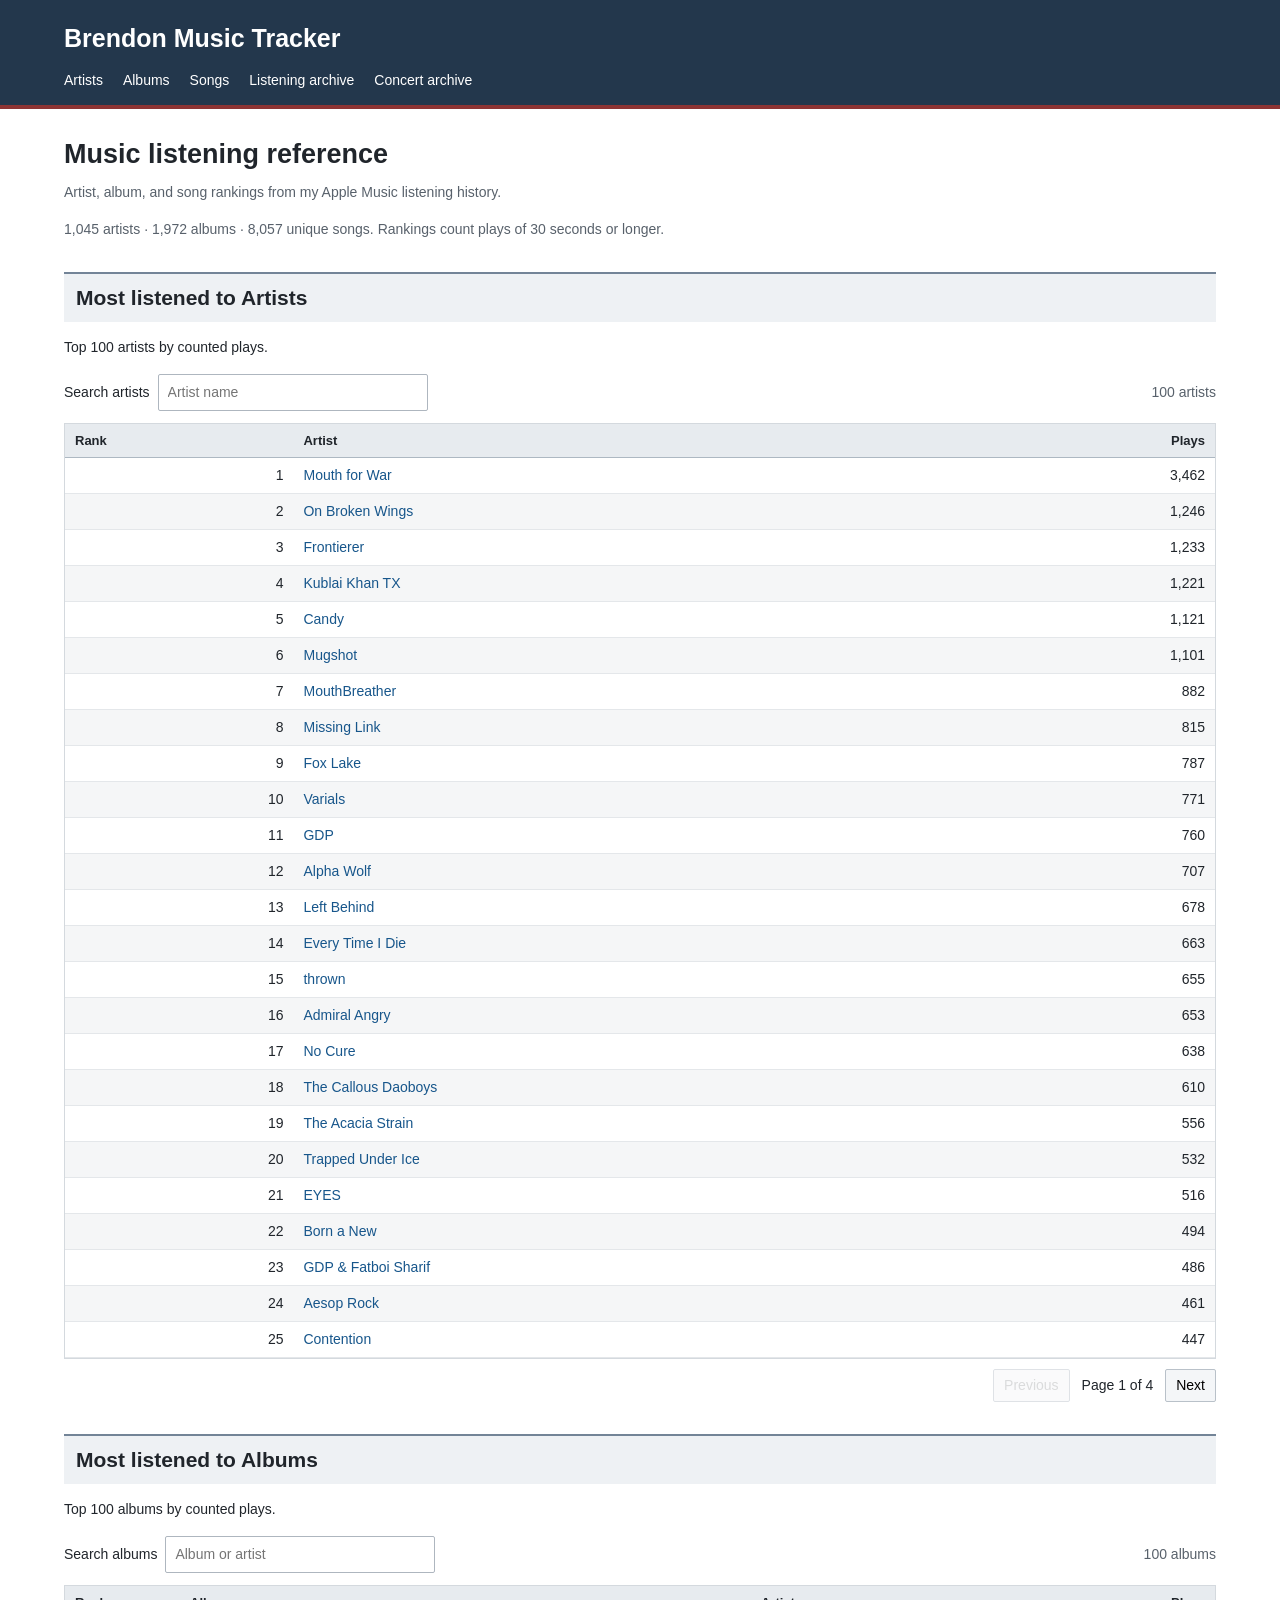
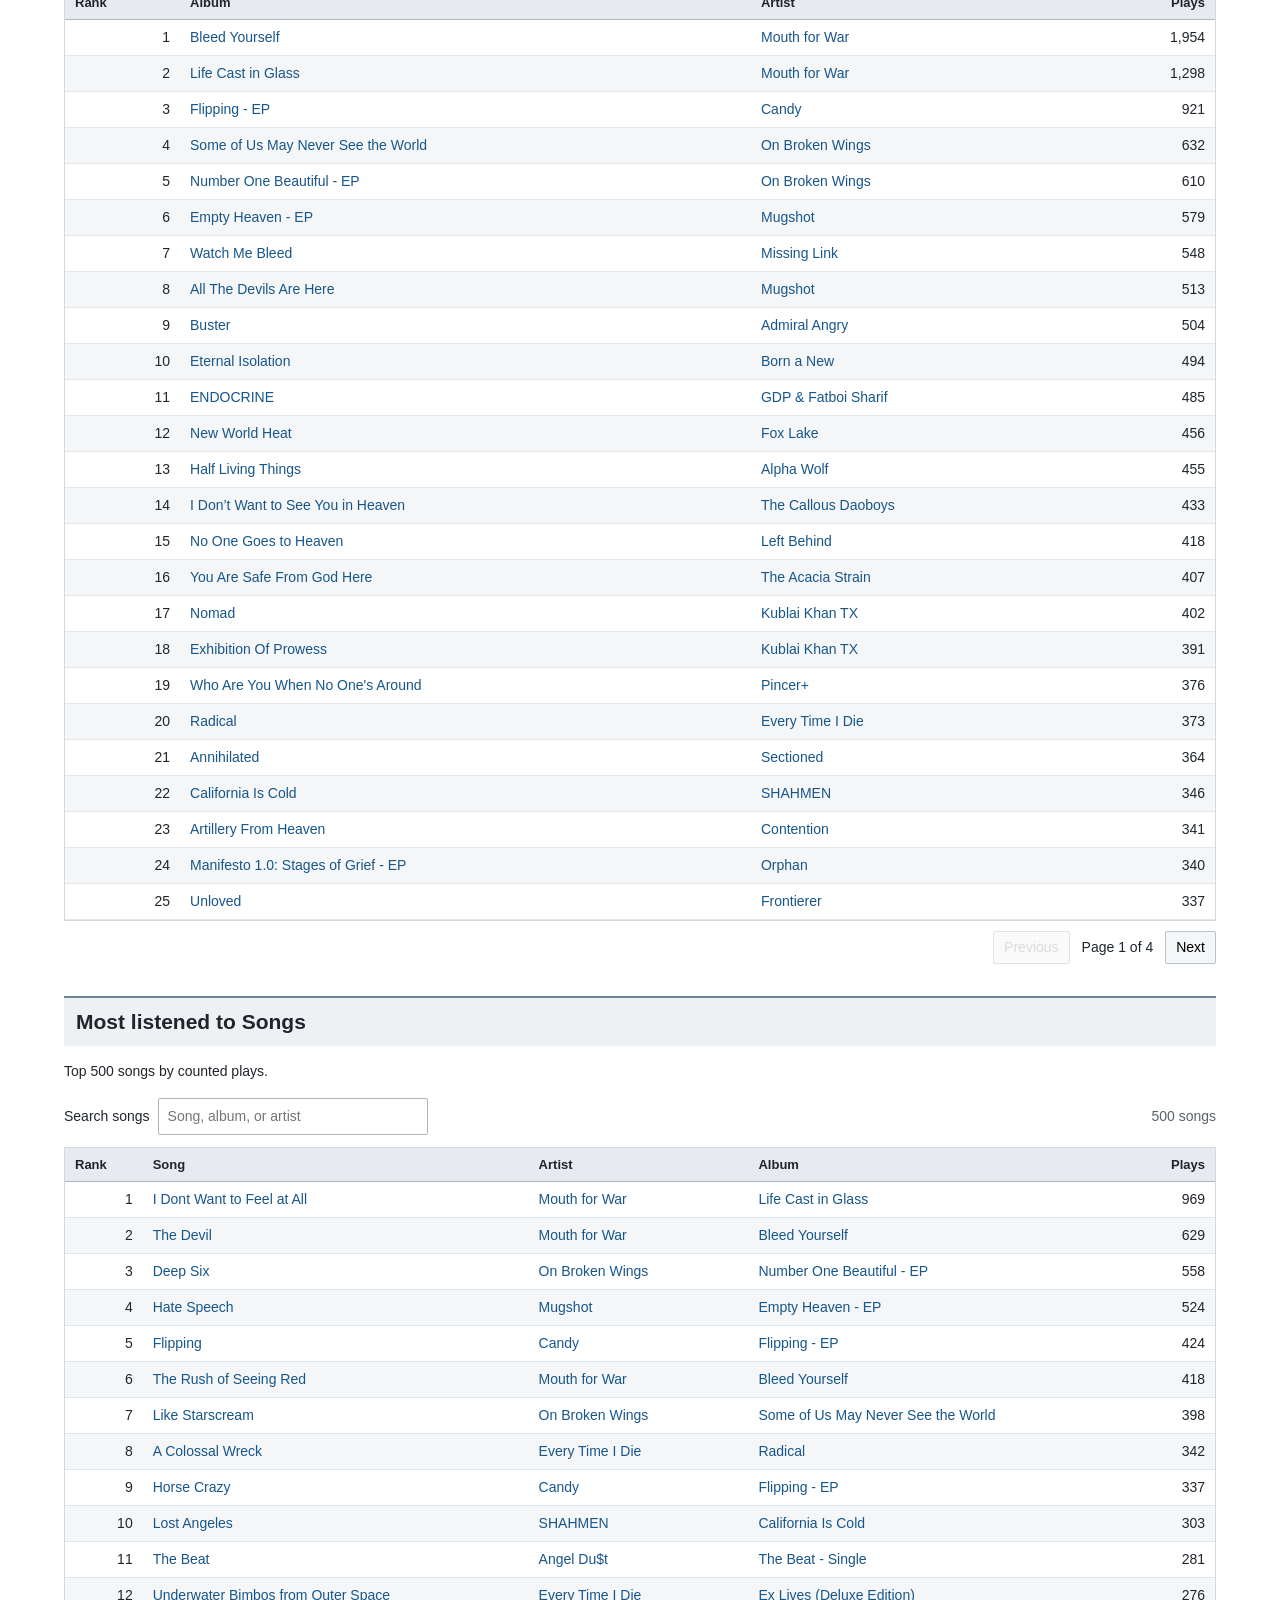
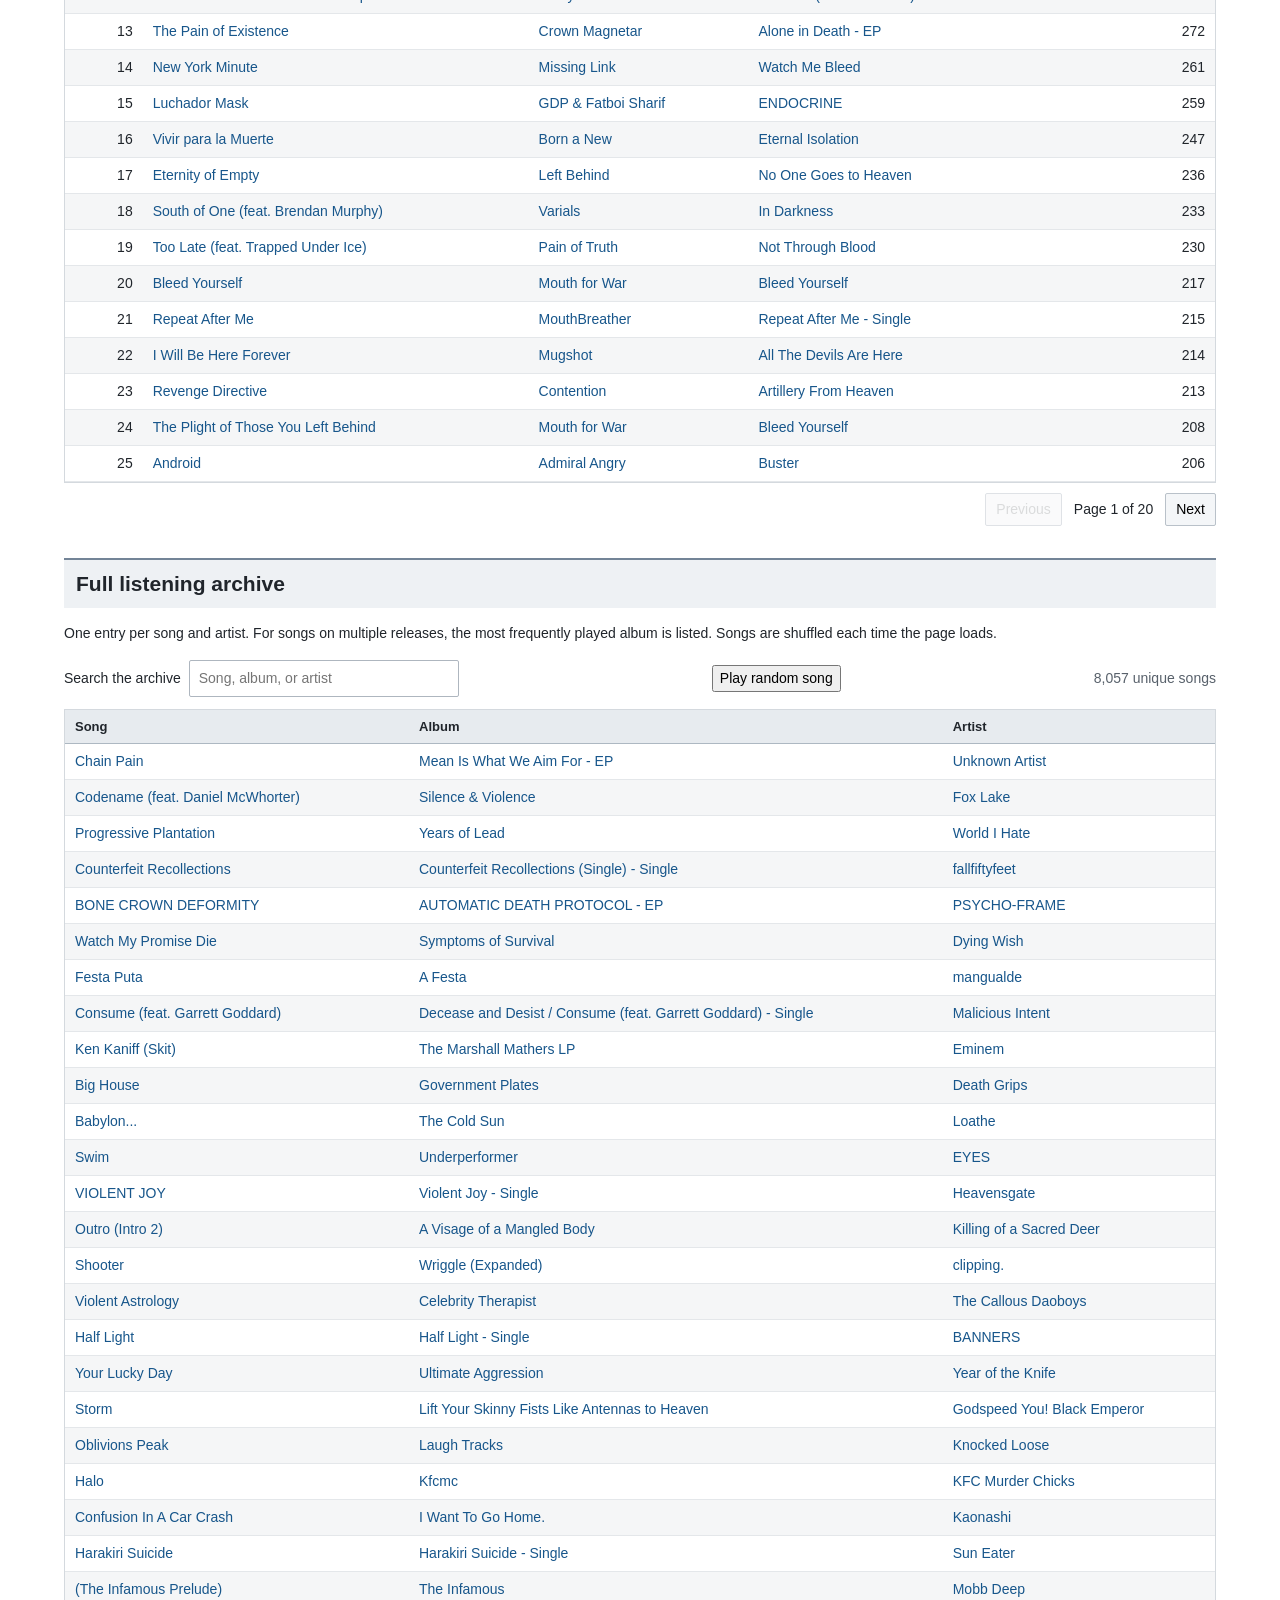
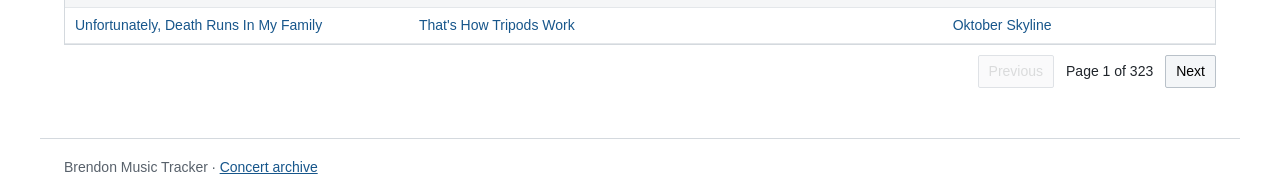
<file: index.html>
<!doctype html>
<html lang="en"><head><meta charset="utf-8"><meta name="viewport" content="width=device-width,initial-scale=1"><title>Brendon Music Tracker</title><meta name="description" content="Music listening statistics, artist and album reference, and a searchable song archive."><link rel="stylesheet" href="styles.css"></head><body>
<header><div class="header-inner"><a class="brand" href="./">Brendon Music Tracker</a><nav aria-label="Main navigation"><a href="#artists">Artists</a><a href="#albums">Albums</a><a href="#songs">Songs</a><a href="#archive">Listening archive</a><a href="concerts/">Concert archive</a></nav></div></header>
<main><h1>Music listening reference</h1><p class="intro">Artist, album, and song rankings from my Apple Music listening history.</p><p id="summary" class="summary"></p>
<section id="artists"><h2>Most listened to Artists</h2><p>Top 100 artists by counted plays.</p><div class="tools"><label>Search artists <input id="artistsSearch" type="search" placeholder="Artist name"></label><span id="artistsCount"></span></div><div class="table-wrap"><table><thead><tr><th>Rank</th><th><button data-table="artists" data-sort="artist">Artist</button></th><th class="number"><button data-table="artists" data-sort="plays">Plays</button></th></tr></thead><tbody id="artistsRows"></tbody></table></div><div class="pager" id="artistsPager"></div></section>
<section id="albums"><h2>Most listened to Albums</h2><p>Top 100 albums by counted plays.</p><div class="tools"><label>Search albums <input id="albumsSearch" type="search" placeholder="Album or artist"></label><span id="albumsCount"></span></div><div class="table-wrap"><table><thead><tr><th>Rank</th><th><button data-table="albums" data-sort="album">Album</button></th><th><button data-table="albums" data-sort="artist">Artist</button></th><th class="number"><button data-table="albums" data-sort="plays">Plays</button></th></tr></thead><tbody id="albumsRows"></tbody></table></div><div class="pager" id="albumsPager"></div></section>
<section id="songs"><h2>Most listened to Songs</h2><p>Top 500 songs by counted plays.</p><div class="tools"><label>Search songs <input id="songsSearch" type="search" placeholder="Song, album, or artist"></label><span id="songsCount"></span></div><div class="table-wrap"><table><thead><tr><th>Rank</th><th><button data-table="songs" data-sort="song">Song</button></th><th><button data-table="songs" data-sort="artist">Artist</button></th><th><button data-table="songs" data-sort="album">Album</button></th><th class="number"><button data-table="songs" data-sort="plays">Plays</button></th></tr></thead><tbody id="songsRows"></tbody></table></div><div class="pager" id="songsPager"></div></section>
<section id="archive"><h2>Full listening archive</h2><p>One entry per song and artist. For songs on multiple releases, the most frequently played album is listed. Songs are shuffled each time the page loads.</p><div class="tools"><label>Search the archive <input id="catalogSearch" type="search" placeholder="Song, album, or artist"></label><button id="randomSong" type="button" title="Select a random song and open its listening links">Play random song</button><span id="catalogCount"></span></div><div class="table-wrap"><table><thead><tr><th><button data-table="catalog" data-sort="song">Song</button></th><th><button data-table="catalog" data-sort="album">Album</button></th><th><button data-table="catalog" data-sort="artist">Artist</button></th></tr></thead><tbody id="catalogRows"></tbody></table></div><div class="pager" id="catalogPager"></div></section>
<p id="loadError" role="alert" hidden>Could not load the archive. Refresh the page to try again.</p></main><footer>Brendon Music Tracker · <a href="concerts/">Concert archive</a></footer>
<dialog id="profile"><div class="dialog-top"><span>Music reference</span><button id="closeProfile" aria-label="Close profile">Close ×</button></div><div id="profileContent"></div></dialog><script src="app.js"></script></body></html>
</file>
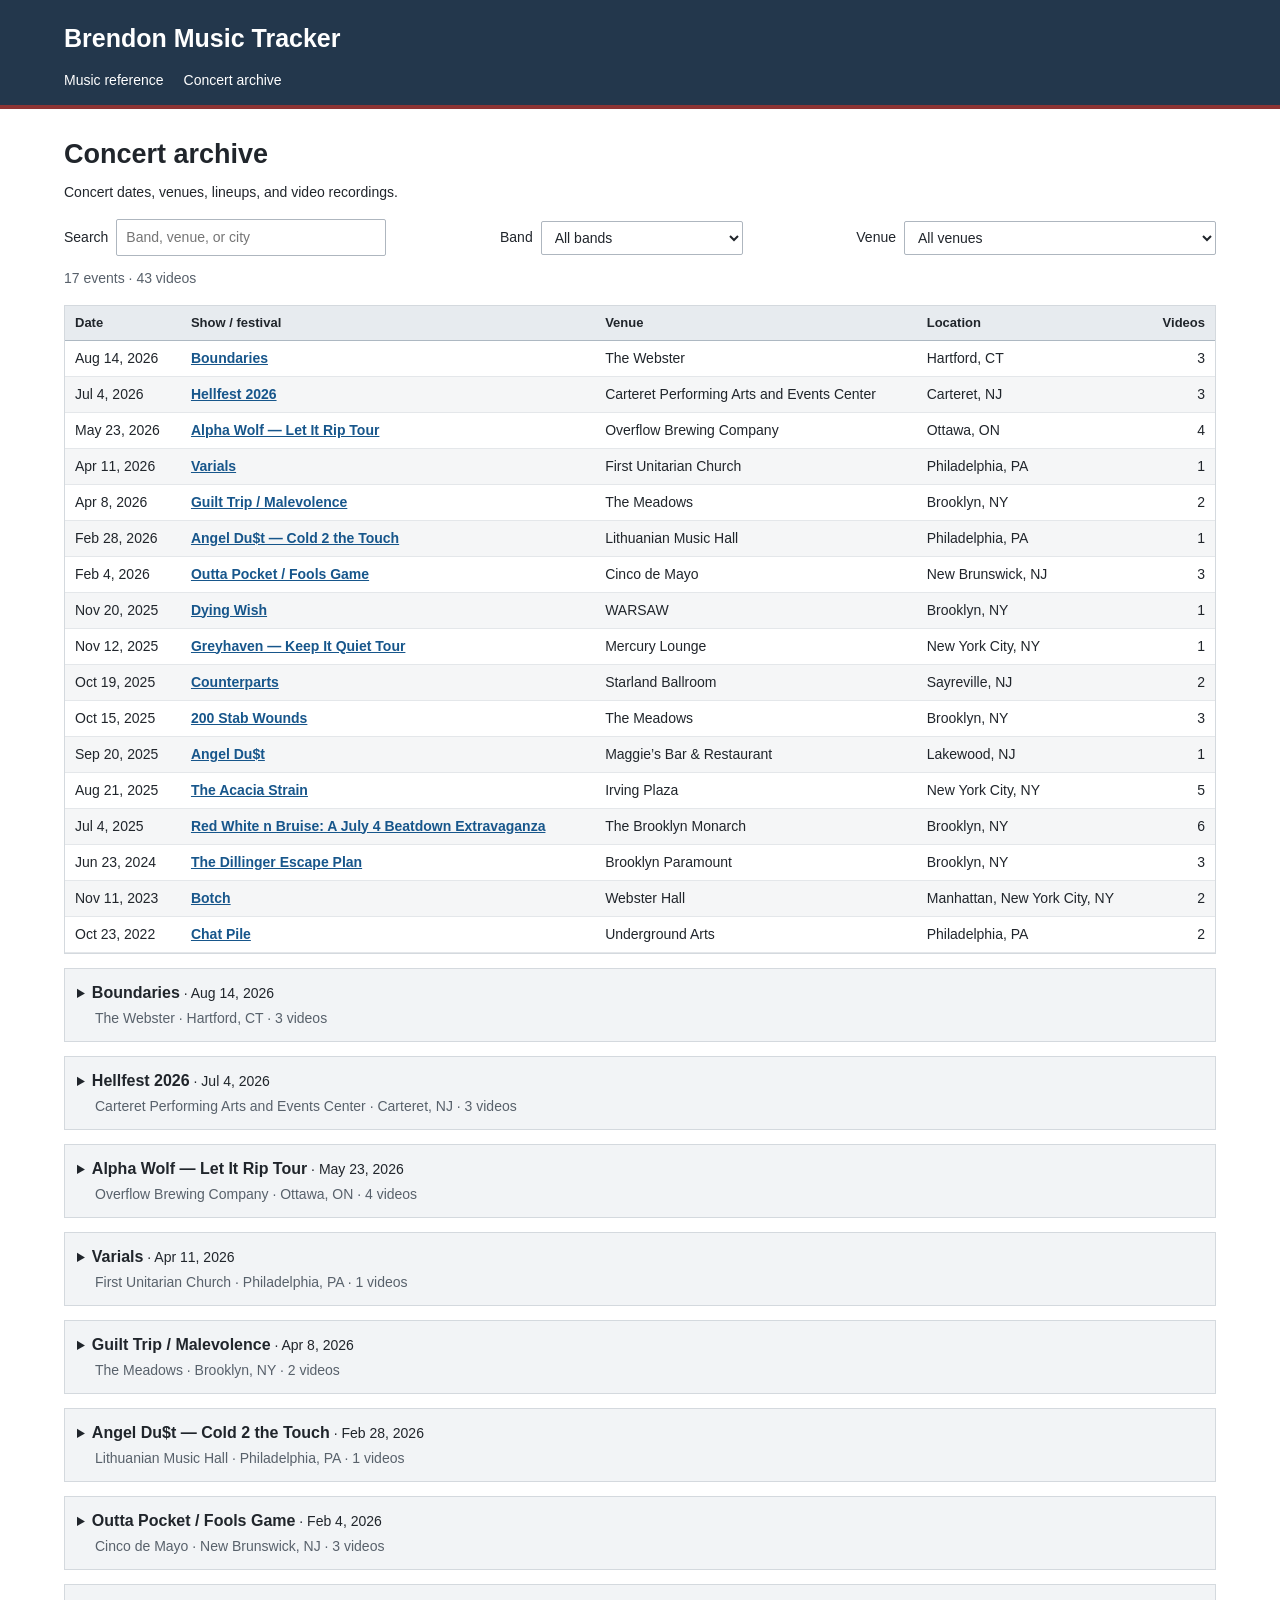
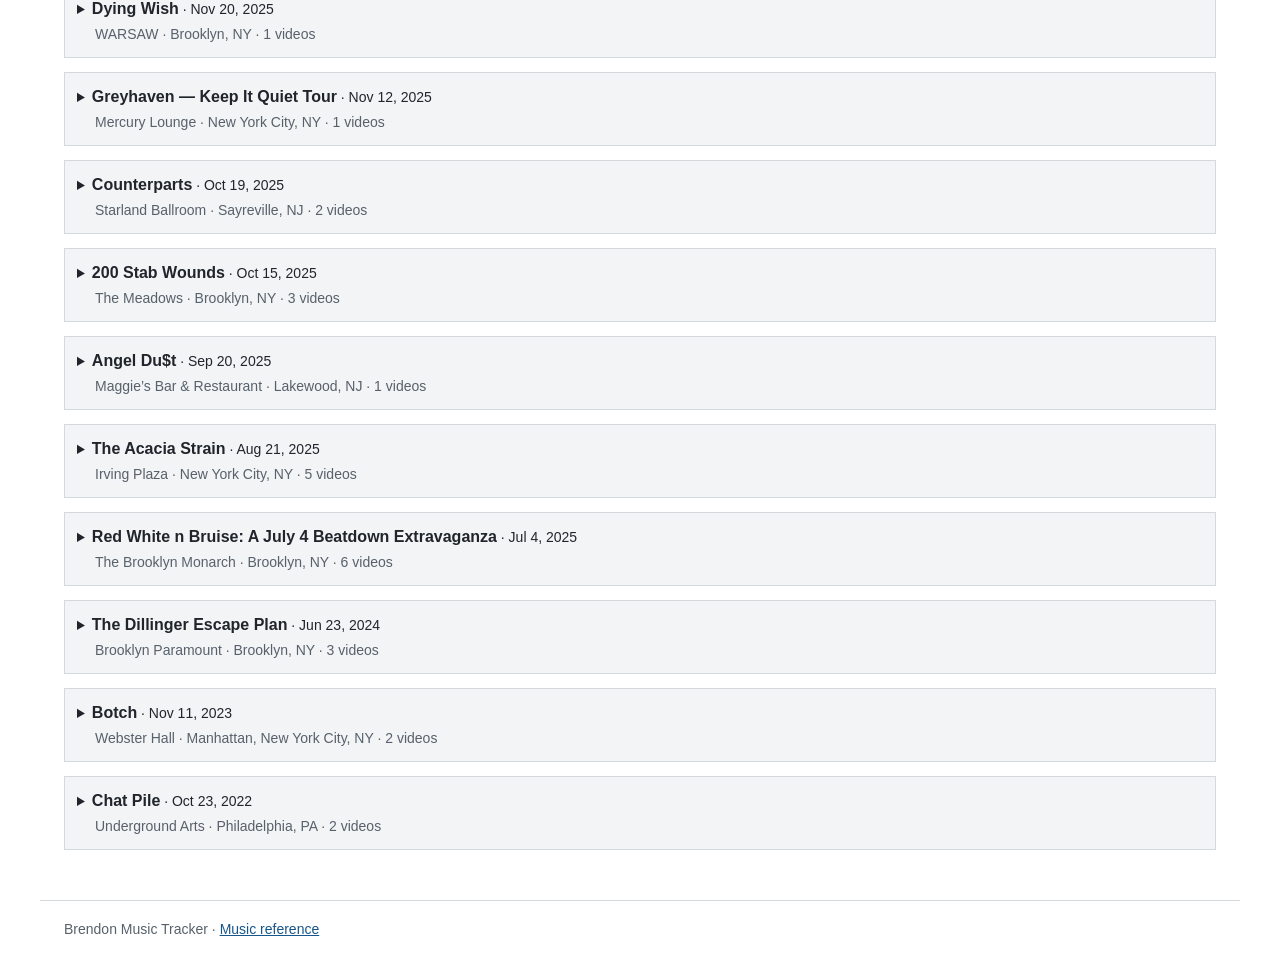
<file: concerts/index.html>
<!doctype html><html lang="en"><head><meta charset="utf-8"><meta name="viewport" content="width=device-width,initial-scale=1"><title>Concert archive — Brendon Music Tracker</title><link rel="stylesheet" href="../styles.css"></head><body><header><div class="header-inner"><a class="brand" href="../">Brendon Music Tracker</a><nav aria-label="Main navigation"><a href="../">Music reference</a><a href="./" aria-current="page">Concert archive</a></nav></div></header><main><h1>Concert archive</h1><p>Concert dates, venues, lineups, and video recordings.</p><div class="tools"><label>Search <input id="search" type="search" placeholder="Band, venue, or city"></label><label>Band <select id="band"><option value="">All bands</option></select></label><label>Venue <select id="venue"><option value="">All venues</option></select></label></div><p id="results" class="summary" aria-live="polite"></p><div class="table-wrap"><table class="event-table"><thead><tr><th>Date</th><th>Show / festival</th><th>Venue</th><th>Location</th><th class="number">Videos</th></tr></thead><tbody id="eventRows"></tbody></table></div><div id="events"></div></main><footer>Brendon Music Tracker · <a href="../">Music reference</a></footer><script id="concert-data" type="application/json">[{"id": "2026-08-14-the-webster", "date": "2026-08-14", "title": "Boundaries", "eventType": "show", "venue": "The Webster", "city": "Hartford", "region": "CT", "lineup": ["Boundaries", "Orthodox", "Slamwich", "Montclair", "Can't Lose", "Quarantined"], "metadataSource": "Brendon \u2014 supplied date, venue, and lineup", "media": [{"id": "clip-Snapchat-551891669", "type": "video", "file": "media/Snapchat-551891669.mp4", "poster": "media/Snapchat-551891669.jpg", "durationSeconds": 77.58}, {"id": "clip-Snapchat-1401195536", "type": "video", "file": "media/Snapchat-1401195536.mp4", "poster": "media/Snapchat-1401195536.jpg", "durationSeconds": 26.47}, {"id": "clip-Snapchat-497828907", "type": "video", "file": "media/Snapchat-497828907.mp4", "poster": "media/Snapchat-497828907.jpg", "durationSeconds": 20.06}]}, {"id": "2026-07-04-hellfest", "date": "2026-07-04", "title": "Hellfest 2026", "eventType": "festival", "venue": "Carteret Performing Arts and Events Center", "city": "Carteret", "region": "NJ", "lineup": [], "media": [{"id": "clip-Snapchat-2130549841", "type": "video", "file": "media/Snapchat-2130549841.mp4", "poster": "media/Snapchat-2130549841.jpg", "durationSeconds": 22.69}, {"id": "clip-Snapchat-1879853787", "type": "video", "file": "media/Snapchat-1879853787.mp4", "poster": "media/Snapchat-1879853787.jpg", "durationSeconds": 19.52}, {"id": "clip-Snapchat-985783480", "type": "video", "file": "media/Snapchat-985783480.mp4", "poster": "media/Snapchat-985783480.jpg", "durationSeconds": 44.98}], "metadataSource": "Brendon \u2014 supplied date, festival name, and location"}, {"id": "2026-05-23-overflow-ottawa", "date": "2026-05-23", "title": "Alpha Wolf \u2014 Let It Rip Tour", "eventType": "show", "venue": "Overflow Brewing Company", "city": "Ottawa", "region": "ON", "country": "Canada", "lineup": ["Alpha Wolf", "Gideon", "Mugshot", "Resolve"], "lineupSource": "https://www.jambase.com/show/alpha-wolf-overflow-brewing-company-20260523", "media": [{"id": "clip-Snapchat-1278115121", "type": "video", "file": "media/Snapchat-1278115121.mp4", "poster": "media/Snapchat-1278115121.jpg", "durationSeconds": 34.21}, {"id": "clip-Snapchat-28642455", "type": "video", "file": "media/Snapchat-28642455.mp4", "poster": "media/Snapchat-28642455.jpg", "durationSeconds": 20.07}, {"id": "clip-Snapchat-1859574949", "type": "video", "file": "media/Snapchat-1859574949.mp4", "poster": "media/Snapchat-1859574949.jpg", "durationSeconds": 74.3}, {"id": "clip-Snapchat-1435218506", "type": "video", "file": "media/Snapchat-1435218506.mp4", "poster": "media/Snapchat-1435218506.jpg", "durationSeconds": 20.73}]}, {"id": "2026-04-11-first-unitarian-church", "date": "2026-04-11", "title": "Varials", "eventType": "show", "venue": "First Unitarian Church", "city": "Philadelphia", "region": "PA", "lineup": ["Varials", "UnityTX", "Boltcutter", "heavy//hitter"], "metadataSource": "Brendon \u2014 supplied date, venue, and lineup", "media": [{"id": "clip-Snapchat-73623320", "type": "video", "file": "media/Snapchat-73623320.mp4", "poster": "media/Snapchat-73623320.jpg", "durationSeconds": 78.14}]}, {"id": "2026-04-08-the-meadows", "date": "2026-04-08", "title": "Guilt Trip / Malevolence", "eventType": "show", "venue": "The Meadows", "city": "Brooklyn", "region": "NY", "lineup": ["Guilt Trip", "Malevolence", "Chamber", "Shoot Da 5"], "lineupSource": "https://www.concertarchives.org/bands/shoot-da-5", "dateSource": "https://www.nuclearblast.com/blogs/news/malevolence-announce-co-headline-spring-tour-with-guilt-trip", "media": [{"id": "clip-Snapchat-1630604663", "type": "video", "file": "media/Snapchat-1630604663.mp4", "poster": "media/Snapchat-1630604663.jpg", "durationSeconds": 16.88}, {"id": "clip-Snapchat-423247295", "type": "video", "file": "media/Snapchat-423247295.mp4", "poster": "media/Snapchat-423247295.jpg", "durationSeconds": 25.84}]}, {"id": "2026-02-28-lithuanian-music-hall", "date": "2026-02-28", "title": "Angel Du$t \u2014 Cold 2 the Touch", "eventType": "show", "venue": "Lithuanian Music Hall", "city": "Philadelphia", "region": "PA", "lineup": ["Angel Du$t", "Crown of Thornz", "Combust", "Love Sick"], "lineupSource": "https://philly.askapunk.net/place/35/Lithuanian%20Music%20Hall", "media": [{"id": "clip-Snapchat-984201564", "type": "video", "file": "media/Snapchat-984201564.mp4", "poster": "media/Snapchat-984201564.jpg", "durationSeconds": 4.85}]}, {"id": "2026-02-04-cinco-de-mayo", "date": "2026-02-04", "venue": "Cinco de Mayo", "city": "New Brunswick", "region": "NJ", "lineup": ["Outta Pocket", "Fools Game", "Invoke", "Deprave", "Terminal"], "lineupSource": "https://www.concertarchives.org/bands/fools-game", "media": [{"id": "clip-1", "type": "video", "file": "media/PXL_20260205_011247145.mp4", "poster": "media/PXL_20260205_011247145.jpg", "durationSeconds": 40.17}, {"id": "clip-2", "type": "video", "file": "media/PXL_20260205_011740552.mp4", "poster": "media/PXL_20260205_011740552.jpg", "durationSeconds": 47.46}, {"id": "clip-3", "type": "video", "file": "media/PXL_20260205_020601133.mp4", "poster": "media/PXL_20260205_020601133.jpg", "durationSeconds": 24.58}], "title": "Outta Pocket / Fools Game"}, {"id": "2025-11-20-warsaw", "date": "2025-11-20", "title": "Dying Wish", "eventType": "show", "venue": "WARSAW", "city": "Brooklyn", "region": "NY", "lineup": ["Dying Wish", "Static Dress", "Gouge Away", "Orthodox", "Boltcutter"], "metadataSource": "Brendon \u2014 date, venue, and lineup supplied", "media": [{"id": "clip-Snapchat-1591895163", "type": "video", "file": "media/Snapchat-1591895163.mp4", "poster": "media/Snapchat-1591895163.jpg", "durationSeconds": 21.48}]}, {"id": "2025-11-12-mercury-lounge", "date": "2025-11-12", "title": "Greyhaven \u2014 Keep It Quiet Tour", "eventType": "show", "venue": "Mercury Lounge", "city": "New York City", "region": "NY", "lineup": ["Greyhaven", "Fox Lake", "Commoner"], "lineupSource": "https://discover.events.com/us/new-york/bowery/e/amp/leisure/greyhaven-quiet-tour-mercury-lounge-454652069", "media": [{"id": "clip-Snapchat-1795023039", "type": "video", "file": "media/Snapchat-1795023039.mp4", "poster": "media/Snapchat-1795023039.jpg", "durationSeconds": 12.77}]}, {"id": "2025-10-19-starland-ballroom", "date": "2025-10-19", "title": "Counterparts", "eventType": "show", "venue": "Starland Ballroom", "city": "Sayreville", "region": "NJ", "lineup": ["Counterparts", "thrown", "156/Silence", "Split Chain"], "metadataSource": "Brendon \u2014 date, venue, and lineup supplied", "media": [{"id": "clip-Snapchat-1907438733", "type": "video", "file": "media/Snapchat-1907438733.mp4", "poster": "media/Snapchat-1907438733.jpg", "durationSeconds": 6.54}, {"id": "clip-Snapchat-795180330", "type": "video", "file": "media/Snapchat-795180330.mp4", "poster": "media/Snapchat-795180330.jpg", "durationSeconds": 16.41}]}, {"id": "2025-10-15-the-meadows", "date": "2025-10-15", "title": "200 Stab Wounds", "eventType": "show", "venue": "The Meadows", "city": "Brooklyn", "region": "NY", "lineup": ["200 Stab Wounds", "No Cure", "Gored Embrace", "Bastardane"], "lineupSource": "https://www.ohmyrockness.com/shows/457229-200-stab-wounds-no-cure-gored-embrace-bastardane-the-meadows", "media": [{"id": "clip-Snapchat-1989670374", "type": "video", "file": "media/Snapchat-1989670374.mp4", "poster": "media/Snapchat-1989670374.jpg", "durationSeconds": 13.29}, {"id": "clip-Snapchat-745239812", "type": "video", "file": "media/Snapchat-745239812.mp4", "poster": "media/Snapchat-745239812.jpg", "durationSeconds": 11.15}, {"id": "clip-Snapchat-1219841262", "type": "video", "file": "media/Snapchat-1219841262.mp4", "poster": "media/Snapchat-1219841262.jpg", "durationSeconds": 16.85}]}, {"id": "2025-09-20-maggies", "date": "2025-09-20", "title": "Angel Du$t", "venue": "Maggie\u2019s Bar & Restaurant", "city": "Lakewood", "region": "NJ", "lineup": ["Angel Du$t", "Division of Mind", "Crush Your Soul", "Buffout", "Bodylock"], "lineupSource": "https://www.concertarchives.org/concerts/angel-du-t-division-of-mind-crush-your-soul-buffout-bodylock", "media": [{"id": "clip-2083701399", "type": "video", "file": "media/Snapchat-2083701399.mp4", "poster": "media/Snapchat-2083701399.jpg", "durationSeconds": 8.64}]}, {"id": "2025-08-21-irving-plaza", "date": "2025-08-21", "title": "The Acacia Strain", "venue": "Irving Plaza", "city": "New York City", "region": "NY", "lineup": ["The Acacia Strain", "Bodysnatcher", "Ingrown", "Tribal Gaze", "No Cure"], "lineupSource": "https://www.pollstar.com/events/the-acacia-strain-at-irving-plaza-8956085", "media": [{"id": "clip-Snapchat-1717365173(1)", "type": "video", "file": "media/Snapchat-1717365173(1).mp4", "poster": "media/Snapchat-1717365173(1).jpg", "durationSeconds": 15.88}, {"id": "clip-Snapchat-812135779(1)", "type": "video", "file": "media/Snapchat-812135779(1).mp4", "poster": "media/Snapchat-812135779(1).jpg", "durationSeconds": 25.18}, {"id": "clip-Snapchat-43350684", "type": "video", "file": "media/Snapchat-43350684.mp4", "poster": "media/Snapchat-43350684.jpg", "durationSeconds": 15.78}, {"id": "clip-Snapchat-994494933", "type": "video", "file": "media/Snapchat-994494933.mp4", "poster": "media/Snapchat-994494933.jpg", "durationSeconds": 13.26}, {"id": "clip-Snapchat-94451411", "type": "video", "file": "media/Snapchat-94451411.mp4", "poster": "media/Snapchat-94451411.jpg", "durationSeconds": 15.91}]}, {"id": "2025-07-04-red-white-n-bruise", "date": "2025-07-04", "title": "Red White n Bruise: A July 4 Beatdown Extravaganza", "venue": "The Brooklyn Monarch", "city": "Brooklyn", "region": "NY", "lineup": ["Orthodox", "VCTMS", "Crystal Lake", "Not Enough Space", "Mugshot", "Omerta", "Face Yourself", "fromjoy", "Newcomer"], "lineupSource": "https://www.concertarchives.org/concerts/red-white-n-bruise-a-july-4-beatdown-extravaganza", "media": [{"id": "clip-1180802422", "type": "video", "file": "media/Snapchat-1180802422.mp4", "poster": "media/Snapchat-1180802422.jpg", "durationSeconds": 10.12}, {"id": "clip-315173812", "type": "video", "file": "media/Snapchat-315173812.mp4", "poster": "media/Snapchat-315173812.jpg", "durationSeconds": 19.18}, {"id": "clip-978533766", "type": "video", "file": "media/Snapchat-978533766.mp4", "poster": "media/Snapchat-978533766.jpg", "durationSeconds": 12.03}, {"id": "clip-1215413871", "type": "video", "file": "media/Snapchat-1215413871.mp4", "poster": "media/Snapchat-1215413871.jpg", "durationSeconds": 18.45}, {"id": "clip-661707215", "type": "video", "file": "media/Snapchat-661707215.mp4", "poster": "media/Snapchat-661707215.jpg", "durationSeconds": 10.93}, {"id": "clip-619465806", "type": "video", "file": "media/Snapchat-619465806.mp4", "poster": "media/Snapchat-619465806.jpg", "durationSeconds": 8.13}]}, {"id": "2024-06-23-brooklyn-paramount", "date": "2024-06-23", "title": "The Dillinger Escape Plan", "eventType": "show", "venue": "Brooklyn Paramount", "city": "Brooklyn", "region": "NY", "lineup": ["The Dillinger Escape Plan", "Deadguy", "Candy", "Car Bomb", "The Callous Daoboys"], "metadataSource": "Brendon \u2014 date, venue, and lineup supplied", "media": [{"id": "clip-Snapchat-1928399279(1)", "type": "video", "file": "media/Snapchat-1928399279(1).mp4", "poster": "media/Snapchat-1928399279(1).jpg", "durationSeconds": 6.83}, {"id": "clip-Snapchat-1632477539(1)", "type": "video", "file": "media/Snapchat-1632477539(1).mp4", "poster": "media/Snapchat-1632477539(1).jpg", "durationSeconds": 11.45}, {"id": "clip-Snapchat-372621970(1)", "type": "video", "file": "media/Snapchat-372621970(1).mp4", "poster": "media/Snapchat-372621970(1).jpg", "durationSeconds": 9.73}]}, {"id": "2023-11-11-webster-hall", "date": "2023-11-11", "title": "Botch", "eventType": "show", "venue": "Webster Hall", "city": "Manhattan, New York City", "region": "NY", "lineup": ["Botch", "Uniform"], "lineupSource": "https://sargenthouse.com/blogs/botch?p=2", "media": [{"id": "clip-Snapchat-1685223318", "type": "video", "file": "media/Snapchat-1685223318.mp4", "poster": "media/Snapchat-1685223318.jpg", "durationSeconds": 11.32}, {"id": "clip-Snapchat-686120641", "type": "video", "file": "media/Snapchat-686120641.mp4", "poster": "media/Snapchat-686120641.jpg", "durationSeconds": 7.67}]}, {"id": "2022-10-23-underground-arts", "date": "2022-10-23", "title": "Chat Pile", "eventType": "show", "venue": "Underground Arts", "city": "Philadelphia", "region": "PA", "lineup": ["Chat Pile", "Planning for Burial", "Orphan Donor"], "lineupSource": "https://www.brooklynvegan.com/chat-pile-and-no-coast-fest-founder-interview-each-other-about-noise-rocks-current-moment-dream-reunions-more/", "media": [{"id": "clip-Snapchat-1691608705", "type": "video", "file": "media/Snapchat-1691608705.mp4", "poster": "media/Snapchat-1691608705.jpg", "durationSeconds": 18.88}, {"id": "clip-Snapchat-727207933", "type": "video", "file": "media/Snapchat-727207933.mp4", "poster": "media/Snapchat-727207933.jpg", "durationSeconds": 14.47}]}]</script><script src="app.js"></script></body></html>
</file>
<file: styles.css>
:root{color-scheme:light;--ink:#20252b;--muted:#58616b;--line:#d4d9de;--link:#17568b;--header:#23374c}*{box-sizing:border-box}html{scroll-behavior:smooth}body{margin:0;background:#fff;color:var(--ink);font:14px/1.5 Arial,Helvetica,sans-serif}a,.entity{color:var(--link)}a:hover,.entity:hover{text-decoration:underline}header{background:var(--header);color:white;border-bottom:4px solid #8d3434}.header-inner{max-width:1200px;margin:auto;padding:20px 24px 14px}.brand{display:inline-block;font-size:25px;font-weight:bold;text-decoration:none;color:white}nav{display:flex;gap:20px;flex-wrap:wrap;margin-top:12px}nav a{color:#fff;text-decoration:none}main{max-width:1200px;margin:0 auto;padding:25px 24px 50px}h1{font-size:27px;margin:0 0 8px}h2{font-size:21px;margin:0 0 15px;padding:8px 12px;background:#eef1f4;border-top:2px solid #738497}h3{font-size:19px}p{margin:8px 0 16px}.intro,.summary{color:var(--muted)}section{margin-top:32px;scroll-margin-top:15px}.tools{display:flex;align-items:center;justify-content:space-between;flex-wrap:wrap;gap:12px;margin:12px 0}.tools label{display:flex;align-items:center;flex-wrap:wrap;gap:8px}.tools span,.muted{color:var(--muted)}input,select,button{font:inherit}input,select{border:1px solid #aeb6bf;border-radius:2px;padding:7px 9px;background:white;color:var(--ink)}input{width:270px;max-width:100%}button{cursor:pointer}.table-wrap{overflow-x:auto;border:1px solid var(--line)}table{border-collapse:collapse;width:100%;text-align:left}th{background:#e7ebef;white-space:nowrap;font-size:13px;border-bottom:1px solid #adb8c2}th,td{padding:7px 10px;vertical-align:top}tbody tr:nth-child(even){background:#f5f6f7}tbody tr:hover{background:#edf3f9}td{border-bottom:1px solid #e4e7ea}th button{border:0;background:none;font-weight:bold;padding:0;color:inherit;text-align:inherit}th button:hover{text-decoration:underline}.number{text-align:right;font-variant-numeric:tabular-nums;white-space:nowrap}.entity{border:0;background:none;padding:0;text-align:left}.pager{display:flex;align-items:center;justify-content:flex-end;gap:12px;margin-top:10px}.pager button,.dialog-top button{border:1px solid #b9c1c9;background:#f4f6f8;border-radius:2px;padding:5px 10px}.pager button:disabled{opacity:.45;cursor:default}footer{max-width:1200px;margin:auto;padding:18px 24px;border-top:1px solid var(--line);color:var(--muted)}dialog{width:min(760px,calc(100% - 32px));max-height:85vh;padding:20px;border:1px solid #a6b1bb;border-radius:3px;overflow:auto}dialog::backdrop{background:rgba(0,0,0,.4)}.dialog-top{display:flex;justify-content:space-between;align-items:center;color:var(--muted);border-bottom:1px solid var(--line);padding-bottom:10px}dialog h2{background:none;border:0;padding:0;margin-top:20px}.links{display:flex;gap:15px;flex-wrap:wrap;margin:15px 0 22px}:focus-visible{outline:3px solid #4587bd;outline-offset:3px}.event{border:1px solid var(--line);margin-top:14px}.event summary{cursor:pointer;padding:12px;background:#f2f4f6;list-style-position:inside}.event summary strong{font-size:16px}.event-info{display:block;margin:3px 0 0 18px;color:var(--muted)}.event-body{padding:16px}.lineup{margin:0 0 16px}.clips{display:grid;grid-template-columns:repeat(3,minmax(0,1fr));gap:16px}.clip{margin:0}.clip video{width:100%;height:330px;object-fit:contain;background:#111;display:block}.clip figcaption{padding:6px 0;color:var(--muted)}.event-table td:first-child{white-space:nowrap}.event-table a{font-weight:600}@media(max-width:700px){main,.header-inner{padding-left:14px;padding-right:14px}.brand{font-size:22px}nav{gap:10px 15px}.clips{grid-template-columns:1fr}.clip video{height:420px}th,td{padding:6px 8px}.tools{align-items:start}.pager{justify-content:center}}
</file>
